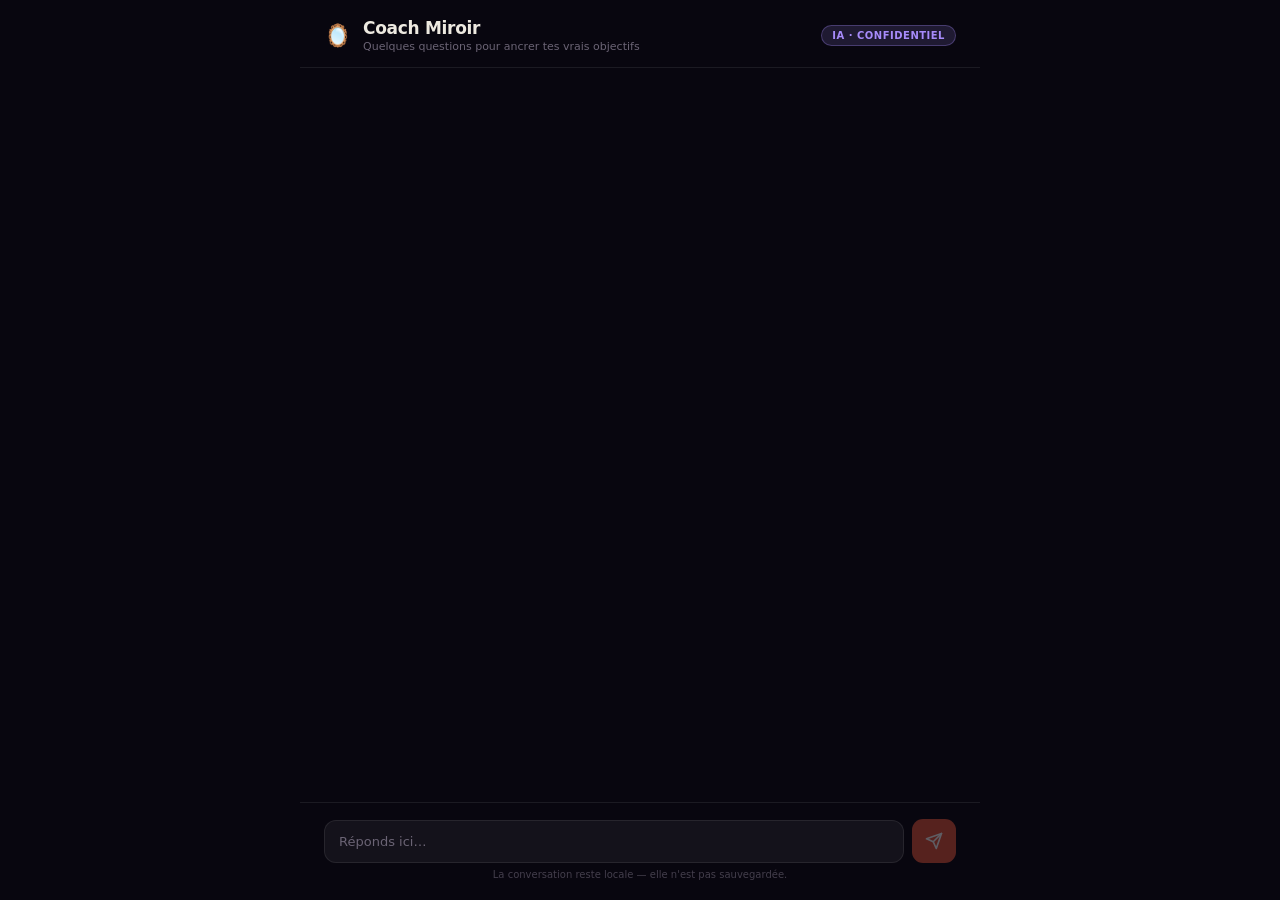
<file: extension/coach.html>
<!DOCTYPE html>
<html lang="fr">
<head>
<meta charset="UTF-8">
<meta name="viewport" content="width=device-width, initial-scale=1">
<title>Miroir — Coach objectifs</title>
<style>
*{box-sizing:border-box;margin:0;padding:0;}
:root{
  --bg:#08060F;--bg2:#100E1A;--ink:#EDE9E0;--muted:#6B6475;
  --line:rgba(255,255,255,.08);--fox:#E8563A;--green:#42C47E;
  --purple:#A78BFA;--purple-dim:rgba(167,139,250,.15);
}
html,body{height:100%;background:var(--bg);color:var(--ink);font-family:'Segoe UI',system-ui,sans-serif;font-size:14px;}

/* ── Layout ── */
.app{display:flex;flex-direction:column;height:100vh;max-width:680px;margin:0 auto;}

/* ── Header ── */
.header{display:flex;align-items:center;gap:12px;padding:18px 24px 14px;border-bottom:1px solid var(--line);flex-shrink:0;}
.header-logo{font-size:22px;}
.header-text{flex:1;}
.header-title{font-size:17px;font-weight:700;letter-spacing:-.3px;}
.header-sub{font-size:11px;color:var(--muted);margin-top:2px;}
.header-badge{padding:4px 10px;background:var(--purple-dim);border:1px solid rgba(167,139,250,.3);border-radius:12px;font-size:10px;font-weight:700;color:var(--purple);letter-spacing:.5px;text-transform:uppercase;flex-shrink:0;}

/* ── Messages zone ── */
.messages{flex:1;overflow-y:auto;padding:20px 24px;display:flex;flex-direction:column;gap:14px;}
.messages::-webkit-scrollbar{width:4px;}
.messages::-webkit-scrollbar-thumb{background:rgba(255,255,255,.1);border-radius:2px;}

/* ── Bulles ── */
.msg{display:flex;gap:10px;max-width:90%;}
.msg.user{align-self:flex-end;flex-direction:row-reverse;}
.msg.assistant{align-self:flex-start;}

.bubble{padding:11px 15px;border-radius:16px;font-size:13px;line-height:1.6;word-break:break-word;}
.msg.assistant .bubble{background:var(--bg2);border:1px solid var(--line);border-radius:4px 16px 16px 16px;color:var(--ink);}
.msg.user .bubble{background:rgba(232,86,58,.18);border:1px solid rgba(232,86,58,.3);border-radius:16px 4px 16px 16px;color:var(--ink);}

.avatar{width:32px;height:32px;border-radius:50%;flex-shrink:0;display:flex;align-items:center;justify-content:center;font-size:16px;margin-top:2px;}
.avatar.ai{background:linear-gradient(135deg,#E8563A,#F5C842);box-shadow:0 2px 8px rgba(232,86,58,.3);}
.avatar.you{background:rgba(255,255,255,.08);border:1px solid var(--line);}

/* ── Typing indicator ── */
.typing{display:flex;align-items:center;gap:4px;padding:10px 14px;background:var(--bg2);border:1px solid var(--line);border-radius:4px 16px 16px 16px;width:fit-content;}
.dot-typing{width:6px;height:6px;border-radius:50%;background:var(--muted);animation:blink 1.2s infinite;}
.dot-typing:nth-child(2){animation-delay:.2s;}
.dot-typing:nth-child(3){animation-delay:.4s;}
@keyframes blink{0%,60%,100%{opacity:.3;}30%{opacity:1;}}

/* ── Bloc résultats ── */
.goals-block{background:rgba(66,196,126,.07);border:1.5px solid rgba(66,196,126,.3);border-radius:12px;padding:14px 16px;margin-top:4px;}
.goals-block-title{font-size:10px;font-weight:700;letter-spacing:1.5px;text-transform:uppercase;color:var(--green);margin-bottom:10px;display:flex;align-items:center;gap:6px;}
.goals-chips{display:flex;flex-wrap:wrap;gap:6px;margin-bottom:10px;}
.goal-chip{padding:5px 12px;background:rgba(66,196,126,.12);border:1px solid rgba(66,196,126,.35);border-radius:14px;font-size:12px;font-weight:600;color:#EDE9E0;}
.goals-phrase{font-size:12px;color:var(--muted);font-style:italic;line-height:1.5;margin-bottom:12px;padding:8px 10px;background:rgba(255,255,255,.03);border-radius:7px;border-left:2px solid rgba(66,196,126,.4);}
.btn-apply{width:100%;padding:11px;border-radius:9px;background:var(--green);border:none;color:#08060F;font-size:13px;font-weight:700;cursor:pointer;letter-spacing:.2px;transition:opacity .15s;}
.btn-apply:hover{opacity:.88;}
.btn-apply:active{opacity:.75;}
.btn-apply:disabled{opacity:.4;cursor:default;}

/* ── Zone de saisie ── */
.input-wrap{padding:16px 24px 20px;border-top:1px solid var(--line);flex-shrink:0;}
.input-row{display:flex;gap:8px;align-items:flex-end;}
.input-msg{flex:1;background:rgba(255,255,255,.05);border:1.5px solid var(--line);border-radius:12px;padding:11px 14px;font-size:13px;color:var(--ink);outline:none;resize:none;line-height:1.5;max-height:120px;font-family:inherit;transition:border-color .2s;}
.input-msg:focus{border-color:rgba(232,86,58,.45);}
.input-msg::placeholder{color:var(--muted);}
.btn-send{width:44px;height:44px;border-radius:11px;border:none;background:var(--fox);color:#fff;cursor:pointer;display:flex;align-items:center;justify-content:center;flex-shrink:0;transition:opacity .15s;}
.btn-send:hover{opacity:.85;}
.btn-send:active{opacity:.7;}
.btn-send:disabled{opacity:.35;cursor:default;}
.btn-send svg{width:18px;height:18px;}

/* ── État vide / erreur ── */
.state-box{text-align:center;padding:40px 24px;color:var(--muted);font-size:13px;line-height:1.7;}
.state-box strong{color:var(--fox);display:block;margin-bottom:6px;font-size:15px;}
.state-box a{color:var(--fox);text-decoration:none;}

/* ── Hint bas de page ── */
.hint-bar{text-align:center;padding:6px 24px 0;font-size:10px;color:rgba(107,100,117,.6);}
</style>
</head>
<body>

<div class="app">

  <!-- Header -->
  <div class="header">
    <div class="header-logo">🪞</div>
    <div class="header-text">
      <div class="header-title">Coach Miroir</div>
      <div class="header-sub">Quelques questions pour ancrer tes vrais objectifs</div>
    </div>
    <div class="header-badge">IA · Confidentiel</div>
  </div>

  <!-- Messages -->
  <div class="messages" id="messages"></div>

  <!-- Input -->
  <div class="input-wrap">
    <div class="input-row">
      <textarea id="input-msg" class="input-msg" rows="1" placeholder="Réponds ici…" disabled></textarea>
      <button id="btn-send" class="btn-send" disabled title="Envoyer">
        <svg viewBox="0 0 24 24" fill="none" stroke="currentColor" stroke-width="2.2" stroke-linecap="round" stroke-linejoin="round">
          <line x1="22" y1="2" x2="11" y2="13"></line>
          <polygon points="22 2 15 22 11 13 2 9 22 2"></polygon>
        </svg>
      </button>
    </div>
    <div class="hint-bar">La conversation reste locale — elle n'est pas sauvegardée.</div>
  </div>

</div>

<script>
// ── Config ──
var API_URL = "https://api.anthropic.com/v1/messages";
var MODEL   = "claude-haiku-4-5";

var SYSTEM_PROMPT = [
  "Tu es le coach de vie de Miroir, une extension Chrome qui aide les gens à consommer de façon plus consciente.",
  "Ton rôle : aider l'utilisateur à identifier et formuler ses objectifs de vie à long terme (1 à 5 ans) en 3-4 échanges maximum.",
  "",
  "Méthode :",
  "1. Commence par UNE seule question ouverte courte pour comprendre ce que la personne veut changer ou construire.",
  "2. Écoute, puis creuse avec 1-2 questions précises (chiffres, délais, \"pourquoi c'est important pour toi ?\").",
  "3. Après 3-4 échanges, propose ta synthèse finale.",
  "",
  "Objectifs disponibles dans Miroir (utilise ces identifiants exacts) :",
  "- epargne : construire une épargne ou atteindre un objectif financier",
  "- voyage : financer et réaliser un voyage de vie",
  "- ecologie : réduire son impact environnemental",
  "- projet : lancer un projet personnel, artistique ou professionnel",
  "- formation : financer une formation, reconversion, études",
  "- sante : investir dans sa santé physique ou mentale",
  "- logement : financer un logement, sortir de location",
  "- impact : avoir un impact social, contribuer à quelque chose de plus grand",
  "- esprit_critique : mieux analyser l'information, éviter la manipulation médiatique",
  "",
  "IMPORTANT — Quand tu as terminé l'exploration (3-4 échanges), inclus OBLIGATOIREMENT dans ton dernier message :",
  "---MIROIR_GOALS---",
  "objectifs: [ids séparés par virgule, ex: epargne,voyage]",
  "phrase: [phrase de vie courte et personnalisée, max 80 caractères]",
  "---FIN_GOALS---",
  "",
  "Style : chaleureux, direct, 1-3 phrases par réponse max (sauf synthèse finale). Pousse vers des objectifs concrets à long terme si la personne est vague."
].join("\n");

var AMB_LABELS = {
  epargne:"💰 Épargne", voyage:"🗺️ Voyage", ecologie:"🌱 Écologie",
  projet:"🚀 Projet", formation:"📚 Formation", sante:"💪 Santé",
  logement:"🏠 Logement", impact:"🤝 Impact", esprit_critique:"🧠 Esprit critique"
};

// ── État ──
var apiKey = "";
var history = [];  // [{role, content}]
var waiting = false;

// ── DOM refs ──
var messagesEl = document.getElementById("messages");
var inputEl    = document.getElementById("input-msg");
var sendBtn    = document.getElementById("btn-send");

// ── Helpers DOM ──
function scrollDown() {
  setTimeout(function() { messagesEl.scrollTop = messagesEl.scrollHeight; }, 50);
}

function addMessage(role, html, isHtml) {
  var msg = document.createElement("div");
  msg.className = "msg " + role;

  var av = document.createElement("div");
  av.className = "avatar " + (role === "assistant" ? "ai" : "you");
  av.textContent = role === "assistant" ? "🪞" : "👤";

  var bubble = document.createElement("div");
  bubble.className = "bubble";
  if (isHtml) { bubble.innerHTML = html; }
  else { bubble.textContent = html; }

  msg.appendChild(av);
  msg.appendChild(bubble);
  messagesEl.appendChild(msg);
  scrollDown();
  return bubble;
}

function showTyping() {
  var wrap = document.createElement("div");
  wrap.id = "typing-indicator";
  wrap.className = "msg assistant";
  var av = document.createElement("div");
  av.className = "avatar ai";
  av.textContent = "🪞";
  var t = document.createElement("div");
  t.className = "typing";
  t.innerHTML = '<span class="dot-typing"></span><span class="dot-typing"></span><span class="dot-typing"></span>';
  wrap.appendChild(av);
  wrap.appendChild(t);
  messagesEl.appendChild(wrap);
  scrollDown();
}

function removeTyping() {
  var t = document.getElementById("typing-indicator");
  if (t) t.remove();
}

// ── Parser le bloc goals ──
function parseGoals(text) {
  var m = text.match(/---MIROIR_GOALS---([\s\S]*?)---FIN_GOALS---/);
  if (!m) return null;
  var block = m[1];
  var objMatch = block.match(/objectifs\s*:\s*([^\n]+)/i);
  var phraseMatch = block.match(/phrase\s*:\s*([^\n]+)/i);
  if (!objMatch) return null;
  var ids = objMatch[1].trim().split(",").map(function(s) { return s.trim(); }).filter(Boolean);
  var phrase = phraseMatch ? phraseMatch[1].trim() : "";
  return { ids: ids, phrase: phrase };
}

// ── Rendre le texte propre (supprimer le bloc goals du texte affiché) ──
function cleanText(text) {
  return text.replace(/---MIROIR_GOALS---[\s\S]*?---FIN_GOALS---/g, "").trim();
}

// ── Afficher le bloc résultats ──
function renderGoalsBlock(goals, parentBubble) {
  var block = document.createElement("div");
  block.className = "goals-block";

  var title = document.createElement("div");
  title.className = "goals-block-title";
  title.innerHTML = '✦ Tes objectifs Miroir';
  block.appendChild(title);

  var chips = document.createElement("div");
  chips.className = "goals-chips";
  goals.ids.forEach(function(id) {
    var chip = document.createElement("div");
    chip.className = "goal-chip";
    chip.textContent = AMB_LABELS[id] || id;
    chips.appendChild(chip);
  });
  block.appendChild(chips);

  if (goals.phrase) {
    var phraseEl2 = document.createElement("div");
    phraseEl2.className = "goals-phrase";
    phraseEl2.textContent = "« " + goals.phrase + " »";
    block.appendChild(phraseEl2);
  }

  var applyBtn = document.createElement("button");
  applyBtn.className = "btn-apply";
  applyBtn.textContent = "✓ Appliquer à mon profil Miroir";
  applyBtn.addEventListener("click", function() {
    applyBtn.disabled = true;
    applyBtn.textContent = "⟳ Enregistrement…";
    applyGoals(goals, applyBtn);
  });
  block.appendChild(applyBtn);
  parentBubble.appendChild(block);
}

// ── Appliquer les objectifs au profil ──
function applyGoals(goals, btn) {
  chrome.storage.local.get("miroir_profile", function(data) {
    var p = (data && data.miroir_profile) || {};
    // Fusionner (ne pas écraser les ambitions custom déjà présentes)
    var existing = Array.isArray(p.ambitions) ? p.ambitions : [];
    var merged = existing.slice();
    goals.ids.forEach(function(id) {
      if (merged.indexOf(id) === -1) merged.push(id);
    });
    p.ambitions = merged;
    if (goals.phrase) p.lifePhrase = goals.phrase;

    chrome.storage.local.set({ miroir_profile: p }, function() {
      if (chrome.runtime.lastError) {
        btn.textContent = "✗ Erreur — réessaie";
        btn.disabled = false;
        return;
      }
      btn.textContent = "✓ Objectifs appliqués !";
      btn.style.background = "#42C47E";
      // Notifier les onglets ouverts
      chrome.tabs.query({}, function(tabs) {
        tabs.forEach(function(tab) {
          if (tab.id && tab.url && tab.url.slice(0,9) !== "chrome://") {
            chrome.tabs.sendMessage(tab.id, { type:"PROFILE_UPDATED", profile:p }, function() {
              void chrome.runtime.lastError;
            });
          }
        });
      });
    });
  });
}

// ── Envoi message → API ──
function sendMessage(userText) {
  if (waiting || !userText.trim()) return;
  waiting = true;
  sendBtn.disabled = true;
  inputEl.disabled = true;

  history.push({ role: "user", content: userText });
  addMessage("user", userText);
  inputEl.value = "";
  inputEl.style.height = "auto";
  showTyping();

  fetch(API_URL, {
    method: "POST",
    headers: {
      "Content-Type": "application/json",
      "x-api-key": apiKey,
      "anthropic-version": "2023-06-01"
    },
    body: JSON.stringify({
      model: MODEL,
      max_tokens: 600,
      system: SYSTEM_PROMPT,
      messages: history
    })
  })
  .then(function(r) { return r.json(); })
  .then(function(data) {
    removeTyping();
    waiting = false;

    if (data.error) {
      addMessage("assistant", "⚠️ " + (data.error.message || "Erreur API. Vérifie ta clé dans le popup Miroir."), false);
      inputEl.disabled = false;
      sendBtn.disabled = false;
      return;
    }

    var raw = (data.content && data.content[0] && data.content[0].text) || "";
    history.push({ role: "assistant", content: raw });

    var goals = parseGoals(raw);
    var display = cleanText(raw);

    var bubble = addMessage("assistant", display, false);

    if (goals && goals.ids.length > 0) {
      renderGoalsBlock(goals, bubble);
      // Ne plus permettre de continuer après la synthèse
      inputEl.disabled = true;
      sendBtn.disabled = true;
      inputEl.placeholder = "La session est terminée — clique sur Appliquer ci-dessus.";
    } else {
      inputEl.disabled = false;
      sendBtn.disabled = false;
      inputEl.focus();
    }
  })
  .catch(function(err) {
    removeTyping();
    waiting = false;
    addMessage("assistant", "⚠️ Erreur réseau : " + err.message, false);
    inputEl.disabled = false;
    sendBtn.disabled = false;
  });
}

// ── Auto-resize textarea ──
inputEl.addEventListener("input", function() {
  this.style.height = "auto";
  this.style.height = Math.min(this.scrollHeight, 120) + "px";
});

// ── Envoi sur Enter (Shift+Enter = nouvelle ligne) ──
inputEl.addEventListener("keydown", function(e) {
  if (e.key === "Enter" && !e.shiftKey) {
    e.preventDefault();
    if (!sendBtn.disabled) sendBtn.click();
  }
});

sendBtn.addEventListener("click", function() {
  sendMessage(inputEl.value.trim());
});

// ── Init : charger la clé API puis démarrer ──
chrome.storage.local.get("miroir_profile", function(data) {
  var p = (data && data.miroir_profile) || {};
  apiKey = p.apiKey || "";

  if (!apiKey) {
    messagesEl.innerHTML = [
      '<div class="state-box">',
      '<strong>🔑 Clé API manquante</strong>',
      'Pour utiliser le coach, configure d\'abord ta clé API Anthropic dans le popup Miroir (icône 🪞 dans la barre d\'outils).<br><br>',
      '<a href="https://console.anthropic.com/" target="_blank">→ Obtenir une clé sur console.anthropic.com</a>',
      '</div>'
    ].join("");
    return;
  }

  // Activer la saisie
  inputEl.disabled = false;
  sendBtn.disabled = false;
  inputEl.focus();

  // Message d'intro IA (premier message automatique)
  showTyping();
  fetch(API_URL, {
    method: "POST",
    headers: {
      "Content-Type": "application/json",
      "x-api-key": apiKey,
      "anthropic-version": "2023-06-01"
    },
    body: JSON.stringify({
      model: MODEL,
      max_tokens: 200,
      system: SYSTEM_PROMPT,
      messages: [{ role: "user", content: "Bonjour, je veux définir mes objectifs de vie." }]
    })
  })
  .then(function(r) { return r.json(); })
  .then(function(data) {
    removeTyping();
    var text = (data.content && data.content[0] && data.content[0].text) || "Bonjour ! Je suis là pour t'aider à clarifier ce qui compte vraiment pour toi. Pour commencer : qu'est-ce que tu voudrais changer ou construire dans ta vie dans les 2-3 prochaines années ?";
    history.push({ role: "user", content: "Bonjour, je veux définir mes objectifs de vie." });
    history.push({ role: "assistant", content: text });
    addMessage("assistant", cleanText(text), false);
    inputEl.focus();
  })
  .catch(function() {
    removeTyping();
    var fallback = "Bonjour ! Je suis là pour t'aider à clarifier ce qui compte vraiment. Pour commencer : qu'est-ce que tu voudrais changer ou construire dans ta vie dans les 2-3 prochaines années ?";
    history.push({ role: "user", content: "Bonjour, je veux définir mes objectifs de vie." });
    history.push({ role: "assistant", content: fallback });
    addMessage("assistant", fallback, false);
  });
});
</script>
</body>
</html>
</file>
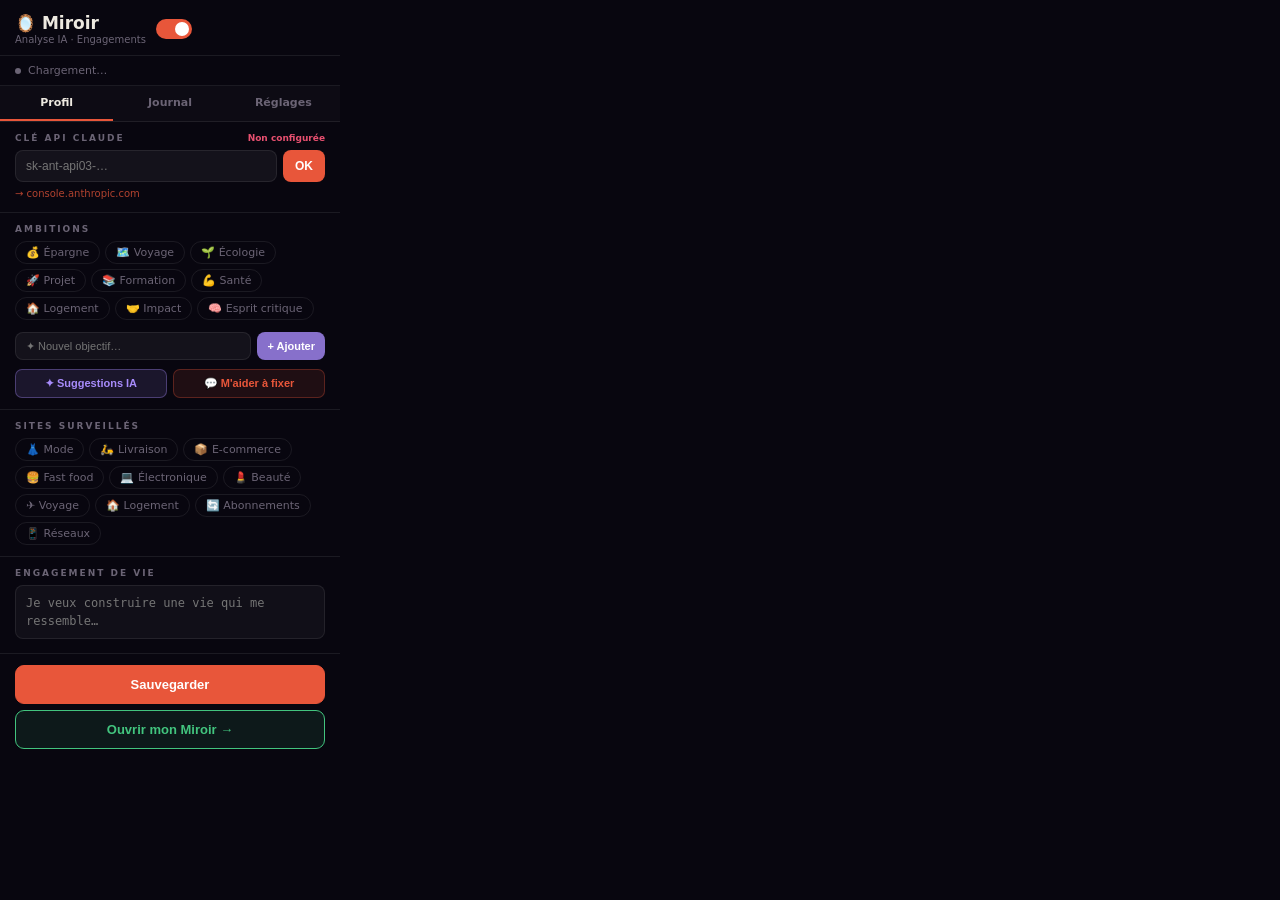
<file: extension/popup.html>
<!DOCTYPE html>
<html lang="fr">
<head>
<meta charset="UTF-8">
<title>Miroir</title>
<style>
*{box-sizing:border-box;margin:0;padding:0}
:root{
  --bg:#08060F;--ink:#EDE9E0;--muted:#6B6475;
  --line:rgba(255,255,255,.08);--fox:#E8563A;--green:#42C47E;--yellow:#F5C842;--purple:#A78BFA;
}
body{width:340px;background:var(--bg);color:var(--ink);font-family:system-ui,sans-serif;font-size:13px;}

.hdr{display:flex;align-items:center;gap:10px;padding:13px 15px 10px;border-bottom:1px solid var(--line);}
.hdr-title{font-size:17px;font-weight:700;flex:1;}
.hdr-sub{font-size:10px;color:var(--muted);margin-top:1px;}
#toggle-btn{width:36px;height:20px;border-radius:10px;background:rgba(255,255,255,.12);position:relative;cursor:pointer;border:none;outline:none;flex-shrink:0;transition:background .2s;}
#toggle-btn.on{background:var(--fox);}
#toggle-btn::after{content:'';position:absolute;top:3px;left:3px;width:14px;height:14px;border-radius:50%;background:#fff;transition:transform .2s;}
#toggle-btn.on::after{transform:translateX(16px);}

.tabs{display:flex;border-bottom:1px solid var(--line);background:rgba(255,255,255,.02);}
.tab{flex:1;padding:10px 4px;font-size:11px;font-weight:600;color:var(--muted);text-align:center;cursor:pointer;border-bottom:2px solid transparent;transition:color .15s,border-color .15s;user-select:none;}
.tab:hover{color:var(--ink);}
.tab.active{color:var(--ink);border-bottom-color:var(--fox);}
.tab-panel{display:none;}
.tab-panel.active{display:block;}

.status-row{display:flex;align-items:center;gap:7px;padding:8px 15px;border-bottom:1px solid var(--line);font-size:11px;}
.dot{width:6px;height:6px;border-radius:50%;background:var(--muted);flex-shrink:0;}
.dot.on{background:var(--fox);}
#status-txt{color:var(--muted);}

.sec{padding:11px 15px;border-bottom:1px solid var(--line);}
.sec:last-child{border-bottom:none;}
.lbl{font-size:9px;font-weight:700;letter-spacing:2px;text-transform:uppercase;color:var(--muted);margin-bottom:7px;display:flex;justify-content:space-between;align-items:center;}
#api-status{font-size:9px;font-weight:700;letter-spacing:0;text-transform:none;color:#E85070;}
#api-status.ok{color:var(--green);}

.api-row{display:flex;gap:6px;}
.input-base{background:rgba(255,255,255,.05);border:1.5px solid var(--line);border-radius:8px;padding:8px 10px;font-size:12px;color:var(--ink);outline:none;transition:border-color .2s;}
.input-base:focus{border-color:rgba(232,86,58,.5);}
#api-input{flex:1;background:rgba(255,255,255,.05);border:1.5px solid var(--line);border-radius:8px;padding:8px 10px;font-size:12px;color:var(--ink);outline:none;transition:border-color .2s;}
#api-input:focus{border-color:rgba(232,86,58,.5);}
#api-input.err{border-color:#E85070 !important;}
#api-save{padding:8px 12px;border-radius:8px;border:none;background:var(--fox);color:#fff;font-size:12px;font-weight:600;cursor:pointer;}
#api-save:active{opacity:.8;}
.hint{font-size:10px;color:var(--muted);margin-top:5px;line-height:1.4;}
.hint a{color:rgba(232,86,58,.75);text-decoration:none;}

.chips{display:flex;flex-wrap:wrap;gap:5px;}
.chip{padding:4px 10px;border:1.5px solid var(--line);border-radius:12px;font-size:11px;color:var(--muted);cursor:pointer;user-select:none;}
.chip.on{border-color:var(--fox);color:var(--ink);background:rgba(232,86,58,.1);}

#phrase{width:100%;background:rgba(255,255,255,.04);border:1.5px solid var(--line);border-radius:8px;padding:8px 10px;font-size:12px;color:var(--ink);outline:none;resize:none;line-height:1.5;}
#phrase:focus{border-color:rgba(232,86,58,.5);}

.actions{display:flex;flex-direction:column;gap:6px;padding:11px 15px 15px;}
.btn{width:100%;padding:11px;border-radius:9px;font-size:13px;font-weight:600;cursor:pointer;border:1.5px solid var(--line);background:transparent;color:var(--ink);transition:opacity .15s;}
.btn:active{opacity:.8;}
.btn-r{background:var(--fox);border-color:var(--fox);color:#fff;}
.btn-g{background:rgba(66,196,126,.1);border-color:var(--green);color:var(--green);}
.btn-sm{padding:7px 10px;font-size:11px;border-radius:7px;width:auto;}

#toast{display:none;margin:8px 15px 0;background:rgba(66,196,126,.12);border:1px solid var(--green);border-radius:7px;padding:6px 12px;font-size:11px;font-weight:600;color:var(--green);text-align:center;}
#toast.V{display:block;}
#debug{display:none;margin:8px 15px 0;background:rgba(232,86,58,.1);border:1px solid rgba(232,86,58,.3);border-radius:7px;padding:6px 10px;font-size:10px;color:#E8563A;word-break:break-all;line-height:1.4;}
#debug.V{display:block;}

.metric-grid{display:grid;grid-template-columns:1fr 1fr;gap:7px;margin-bottom:10px;}
.metric{background:rgba(255,255,255,.03);border:1px solid var(--line);border-radius:10px;padding:10px;}
.metric-lbl{font-size:9px;font-weight:700;letter-spacing:1px;text-transform:uppercase;color:var(--muted);margin-bottom:4px;}
.metric-val{font-size:18px;font-weight:700;color:var(--ink);line-height:1.1;}
.metric-val.green{color:var(--green);}
.metric-val.yellow{color:var(--yellow);}
.metric-val.purple{color:var(--purple);}
.metric-sub{font-size:9px;color:var(--muted);margin-top:3px;}

.interception-list{display:flex;flex-direction:column;gap:6px;max-height:260px;overflow-y:auto;padding-right:2px;}
.interception-list::-webkit-scrollbar{width:3px;}
.interception-list::-webkit-scrollbar-thumb{background:rgba(255,255,255,.15);border-radius:2px;}
.intercept-item{background:rgba(255,255,255,.03);border:1px solid var(--line);border-radius:8px;padding:8px 10px;font-size:11px;display:flex;align-items:flex-start;gap:8px;}
.intercept-ico{font-size:14px;flex-shrink:0;margin-top:1px;}
.intercept-body{flex:1;min-width:0;}
.intercept-name{font-weight:600;color:var(--ink);white-space:nowrap;overflow:hidden;text-overflow:ellipsis;font-size:11px;}
.intercept-meta{font-size:10px;color:var(--muted);margin-top:2px;}
.intercept-tag{display:inline-block;padding:1px 6px;border-radius:4px;font-size:9px;font-weight:700;margin-left:4px;}
.tag-abandoned{background:rgba(66,196,126,.15);color:var(--green);}
.tag-continued{background:rgba(232,86,58,.15);color:var(--fox);}
.tag-alternative{background:rgba(167,139,250,.15);color:var(--purple);}
.tag-unknown{background:rgba(255,255,255,.06);color:var(--muted);}

.empty-state{text-align:center;padding:20px 10px;color:var(--muted);font-size:11px;line-height:1.5;}
.empty-state-ico{font-size:28px;margin-bottom:6px;display:block;}

.commit-card{background:rgba(167,139,250,.08);border:1.5px solid rgba(167,139,250,.3);border-radius:10px;padding:10px;margin-bottom:8px;position:relative;}
.commit-active{font-size:10px;font-weight:700;letter-spacing:1.2px;text-transform:uppercase;color:var(--purple);margin-bottom:5px;display:flex;align-items:center;gap:5px;}
.commit-label{font-size:12px;color:var(--ink);}
.commit-del{position:absolute;top:8px;right:10px;background:none;border:none;color:var(--muted);cursor:pointer;font-size:16px;line-height:1;padding:0;}

.q-stat{background:rgba(255,255,255,.03);border:1px solid var(--line);border-radius:8px;padding:8px 10px;margin-bottom:5px;}
.q-stat-text{font-size:11px;font-style:italic;color:var(--ink);line-height:1.35;margin-bottom:4px;}
.q-stat-bar{height:4px;background:rgba(255,255,255,.06);border-radius:2px;overflow:hidden;display:flex;margin-top:4px;}
.q-stat-bar-fill{height:100%;}
.q-stat-bar-a{background:var(--green);}
.q-stat-bar-c{background:var(--fox);}
.q-stat-meta{font-size:9px;color:var(--muted);margin-top:3px;display:flex;justify-content:space-between;}

.suggest-card{background:rgba(167,139,250,.07);border:1px solid rgba(167,139,250,.22);border-radius:9px;padding:10px 11px;font-size:11px;color:var(--ink);line-height:1.55;}
.suggest-item{display:flex;gap:7px;padding:5px 0;border-bottom:1px solid rgba(255,255,255,.05);}
.suggest-item:last-child{border-bottom:none;padding-bottom:0;}
.suggest-item-ico{flex-shrink:0;font-size:14px;margin-top:1px;}
.suggest-item-txt{flex:1;font-size:11px;color:var(--ink);line-height:1.5;}
.suggest-lt{margin-top:8px;padding:7px 9px;background:rgba(232,86,58,.08);border:1px solid rgba(232,86,58,.25);border-radius:7px;font-size:11px;color:#E8A08A;line-height:1.45;font-style:italic;}
.suggest-spin{text-align:center;padding:12px 0;color:var(--muted);font-size:11px;}
</style>
</head>
<body>

<div class="hdr">
  <div>
    <div class="hdr-title">🪞 Miroir</div>
    <div class="hdr-sub">Analyse IA · Engagements</div>
  </div>
  <button id="toggle-btn" class="on" title="Activer / Désactiver"></button>
</div>

<div class="status-row">
  <div class="dot" id="status-dot"></div>
  <div id="status-txt">Chargement…</div>
</div>

<div class="tabs">
  <div class="tab active" data-tab="profile">Profil</div>
  <div class="tab" data-tab="journal">Journal</div>
  <div class="tab" data-tab="settings">Réglages</div>
</div>

<div id="toast"></div>
<div id="debug"></div>

<!-- PROFIL -->
<div class="tab-panel active" id="panel-profile">

<div class="sec">
  <div class="lbl">Clé API Claude <span id="api-status">Non configurée</span></div>
  <div class="api-row">
    <input id="api-input" type="password" placeholder="sk-ant-api03-…" autocomplete="off">
    <button id="api-save">OK</button>
  </div>
  <div class="hint"><a href="https://console.anthropic.com/" target="_blank">→ console.anthropic.com</a></div>
</div>

<div class="sec">
  <div class="lbl">Ambitions</div>
  <div class="chips" id="amb-chips">
    <div class="chip" data-v="epargne">💰 Épargne</div>
    <div class="chip" data-v="voyage">🗺️ Voyage</div>
    <div class="chip" data-v="ecologie">🌱 Écologie</div>
    <div class="chip" data-v="projet">🚀 Projet</div>
    <div class="chip" data-v="formation">📚 Formation</div>
    <div class="chip" data-v="sante">💪 Santé</div>
    <div class="chip" data-v="logement">🏠 Logement</div>
    <div class="chip" data-v="impact">🤝 Impact</div>
    <div class="chip" data-v="esprit_critique">🧠 Esprit critique</div>
  </div>
  <div id="custom-amb-chips" class="chips" style="margin-top:5px;"></div>
  <div class="api-row" style="margin-top:7px;">
    <input id="custom-amb-input" type="text" placeholder="✦ Nouvel objectif…" style="flex:1;background:rgba(255,255,255,.05);border:1.5px solid var(--line);border-radius:8px;padding:7px 10px;font-size:11px;color:var(--ink);outline:none;">
    <button id="custom-amb-add" style="padding:7px 10px;border-radius:8px;border:none;background:rgba(167,139,250,.8);color:#fff;font-size:11px;font-weight:600;cursor:pointer;">+ Ajouter</button>
  </div>
  <!-- IA OBJECTIFS -->
  <div style="display:flex;gap:6px;margin-top:9px;">
    <button id="btn-suggest" class="btn btn-sm" style="flex:1;background:rgba(167,139,250,.12);border:1.5px solid rgba(167,139,250,.35);color:#A78BFA;font-size:11px;">✦ Suggestions IA</button>
    <button id="btn-coach" class="btn btn-sm" style="flex:1;background:rgba(232,86,58,.1);border:1.5px solid rgba(232,86,58,.3);color:var(--fox);font-size:11px;">💬 M'aider à fixer</button>
  </div>
  <div id="suggest-area" style="display:none;margin-top:8px;"></div>
</div>

<div class="sec">
  <div class="lbl">Sites surveillés</div>
  <div class="chips" id="dom-chips">
    <div class="chip" data-v="fashion">👗 Mode</div>
    <div class="chip" data-v="delivery">🛵 Livraison</div>
    <div class="chip" data-v="shopping">📦 E-commerce</div>
    <div class="chip" data-v="food">🍔 Fast food</div>
    <div class="chip" data-v="electronics">💻 Électronique</div>
    <div class="chip" data-v="beauty">💄 Beauté</div>
    <div class="chip" data-v="travel">✈️ Voyage</div>
    <div class="chip" data-v="housing">🏠 Logement</div>
    <div class="chip" data-v="subscription">🔄 Abonnements</div>
    <div class="chip" data-v="social">📱 Réseaux</div>
  </div>
</div>

<div class="sec">
  <div class="lbl">Engagement de vie</div>
  <textarea id="phrase" rows="2" placeholder="Je veux construire une vie qui me ressemble…"></textarea>
</div>

<div class="actions">
  <button class="btn btn-r" id="btn-save">Sauvegarder</button>
  <button class="btn btn-g" id="btn-miroir">Ouvrir mon Miroir →</button>
</div>

</div>

<!-- JOURNAL -->
<div class="tab-panel" id="panel-journal">

<div class="sec">
  <div class="lbl">Ton impact <span id="journal-period" style="color:var(--muted);letter-spacing:0;text-transform:none;font-weight:400;font-size:9px;">— 30 derniers jours</span></div>
  <div class="metric-grid">
    <div class="metric">
      <div class="metric-lbl">💰 Épargné</div>
      <div class="metric-val green" id="m-saved">0 €</div>
      <div class="metric-sub" id="m-saved-sub">Achats abandonnés</div>
    </div>
    <div class="metric">
      <div class="metric-lbl">🎯 Taux d'abandon</div>
      <div class="metric-val yellow" id="m-rate">—</div>
      <div class="metric-sub" id="m-rate-sub">Sur interceptions</div>
    </div>
    <div class="metric">
      <div class="metric-lbl">🛡️ Interceptions</div>
      <div class="metric-val" id="m-total">0</div>
      <div class="metric-sub" id="m-total-sub">Total</div>
    </div>
    <div class="metric">
      <div class="metric-lbl">🌱 Ambition protégée</div>
      <div class="metric-val purple" id="m-amb" style="font-size:13px;">—</div>
      <div class="metric-sub" id="m-amb-sub">—</div>
    </div>
  </div>
</div>

<div class="sec">
  <div class="lbl">Engagement de la semaine <button id="add-commit-btn" class="btn btn-sm" style="background:rgba(167,139,250,.15);border:1px solid rgba(167,139,250,.3);color:var(--purple);">+ Nouveau</button></div>
  <div id="commit-list"></div>
  <div id="commit-form" style="display:none;margin-top:6px;">
    <select id="commit-domain" class="input-base" style="width:100%;margin-bottom:5px;">
      <option value="fashion">👗 Éviter Mode / Fast fashion</option>
      <option value="delivery">🛵 Éviter Livraison</option>
      <option value="shopping">📦 Éviter E-commerce</option>
      <option value="food">🍔 Éviter Fast food</option>
      <option value="electronics">💻 Éviter Électronique</option>
      <option value="beauty">💄 Éviter Beauté</option>
      <option value="travel">✈️ Éviter Voyage (achat)</option>
      <option value="subscription">🔄 Pas de nouveaux abonnements</option>
      <option value="social">📱 Moins de réseaux sociaux</option>
    </select>
    <div class="api-row">
      <button class="btn btn-sm" style="flex:1;background:rgba(167,139,250,.25);border:1px solid rgba(167,139,250,.4);color:var(--purple);" id="commit-save">Confirmer l'engagement</button>
      <button class="btn btn-sm" style="flex:0;" id="commit-cancel">Annuler</button>
    </div>
  </div>
</div>

<div class="sec">
  <div class="lbl">Dernières interceptions</div>
  <div class="interception-list" id="intercept-list"></div>
</div>

<div class="sec">
  <div class="lbl">Questions miroir efficaces</div>
  <div id="q-stats-list"></div>
</div>

<div class="actions">
  <button class="btn" id="btn-export">📥 Exporter mes données (JSON)</button>
  <button class="btn btn-sm" id="btn-export-csv" style="background:rgba(255,255,255,.03);">Ou en CSV</button>
  <button class="btn btn-sm" id="btn-reset-journal" style="color:#E85070;border-color:rgba(232,80,112,.3);">Effacer le journal</button>
</div>

</div>

<!-- RÉGLAGES -->
<div class="tab-panel" id="panel-settings">

<div class="sec">
  <div class="lbl">Coût en temps</div>
  <div style="font-size:11px;color:var(--muted);line-height:1.5;margin-bottom:7px;">
    Ton taux horaire permet de convertir les prix en temps de travail. Les interceptions afficheront alors « 42€ = 3h de ton salaire ».
  </div>
  <div class="api-row">
    <input id="hourly-rate" type="number" min="0" step="0.5" placeholder="15" class="input-base" style="flex:1;">
    <span style="align-self:center;color:var(--muted);font-size:11px;">€/h</span>
    <button class="btn btn-sm" id="rate-save" style="background:var(--fox);border-color:var(--fox);color:#fff;">OK</button>
  </div>
  <div class="hint">Laisse vide si tu ne veux pas utiliser cette conversion.</div>
</div>

<div class="sec">
  <div class="lbl">Mode strict</div>
  <div style="display:flex;align-items:flex-start;gap:10px;">
    <button id="strict-toggle" class="chip" style="flex-shrink:0;margin-top:1px;">OFF</button>
    <div style="flex:1;font-size:11px;color:var(--muted);line-height:1.5;">
      Ajoute un <strong style="color:var(--ink);">délai de 60 secondes</strong> obligatoire avant de pouvoir continuer un achat classé « danger » par l'IA. Les 60 secondes forcent à lire les alternatives et réfléchir.
    </div>
  </div>
</div>

<div class="sec">
  <div class="lbl">Démo média (pour la soutenance)</div>
  <div style="font-size:11px;color:var(--muted);line-height:1.5;margin-bottom:8px;">
    Génère une session simulée de navigation TikTok/YouTube avec 7 vidéos typées (apprentissage, pub, manipulation). Visible dans l'écran Impact → « Mes sessions médias ».
  </div>
  <button class="btn btn-sm" id="demo-media-btn" style="background:rgba(167,139,250,.15);border:1px solid var(--purple);color:var(--purple);width:100%;">🎬 Générer une session démo</button>
</div>

<div class="sec">
  <div class="lbl">À propos</div>
  <div style="font-size:11px;color:var(--muted);line-height:1.6;">
    Miroir v7.4 — Projet de fin d'études CY École de Design<br>
    Créé par Théo — <a href="https://th20-art.github.io/mirror-page/" target="_blank" style="color:var(--fox);text-decoration:none;">mirror-page</a>
  </div>
</div>

</div>

<script src="popup.js"></script>
</body>
</html>
</file>
